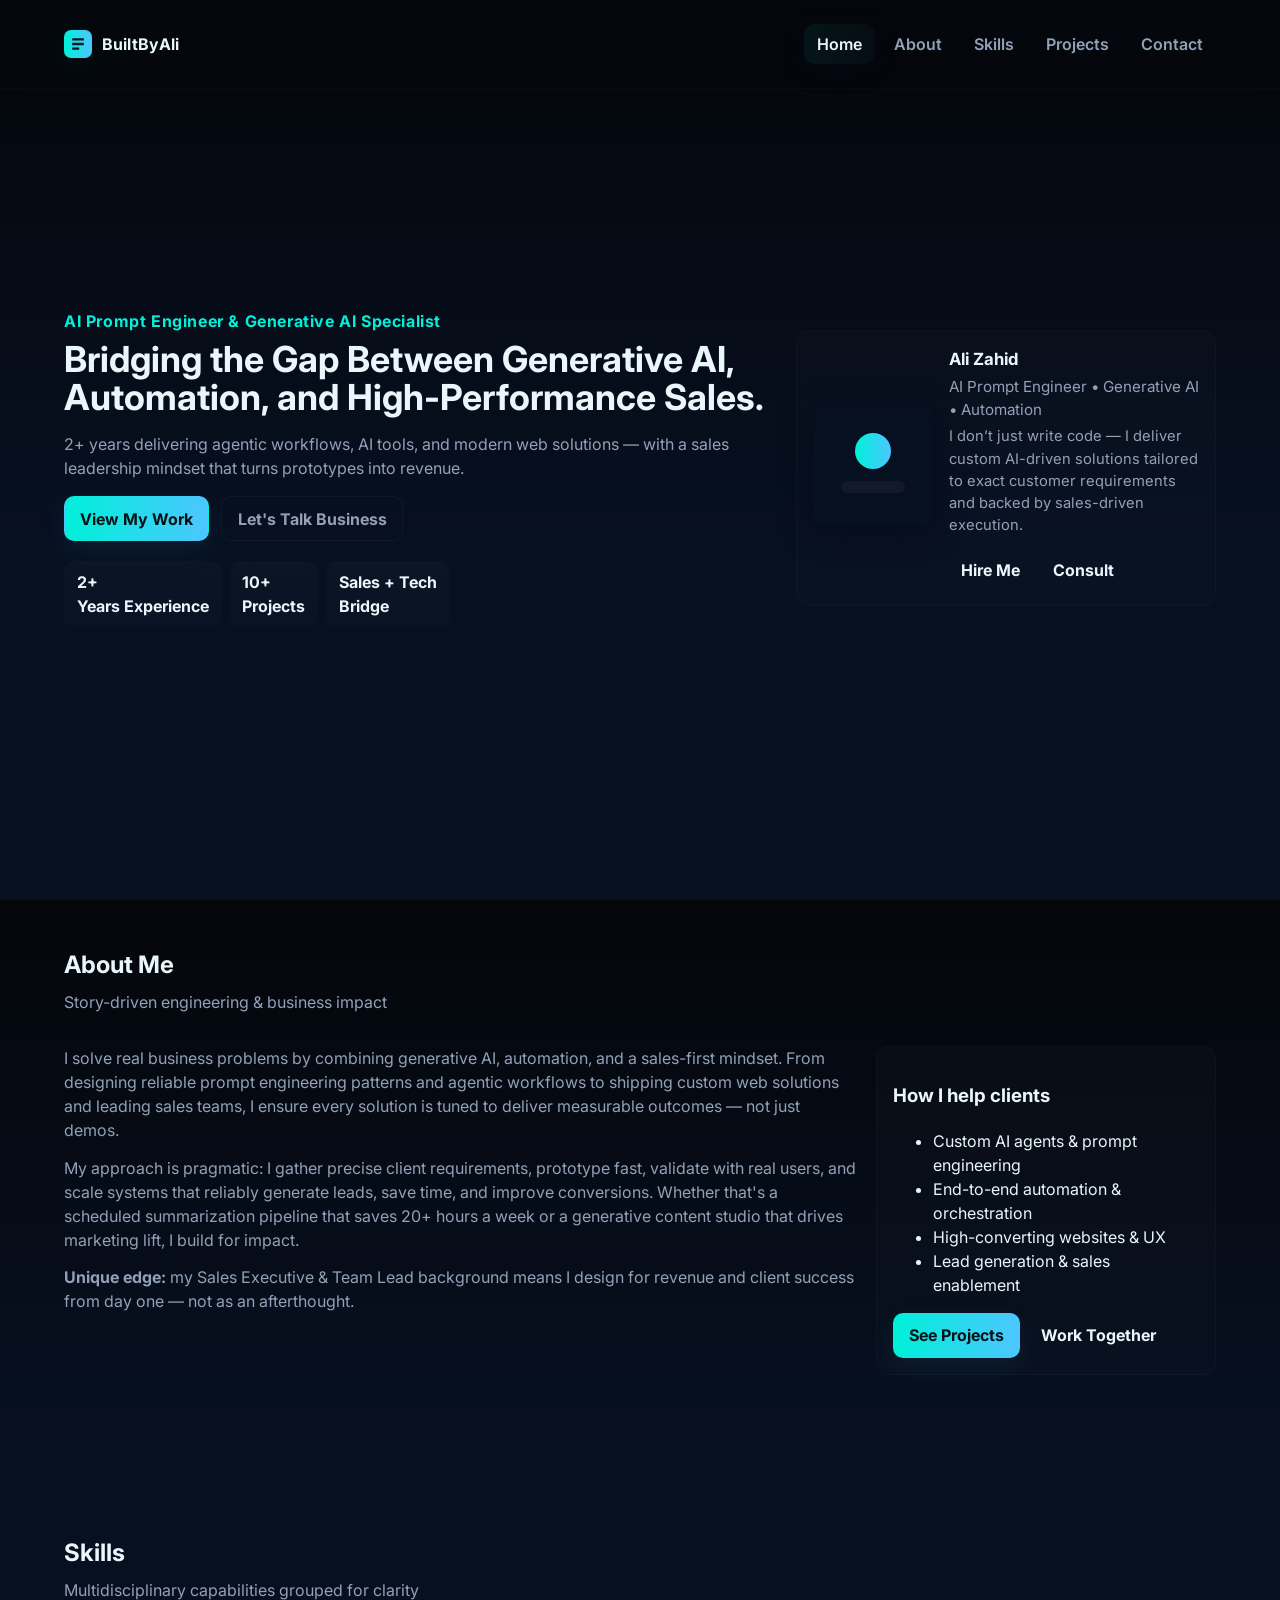
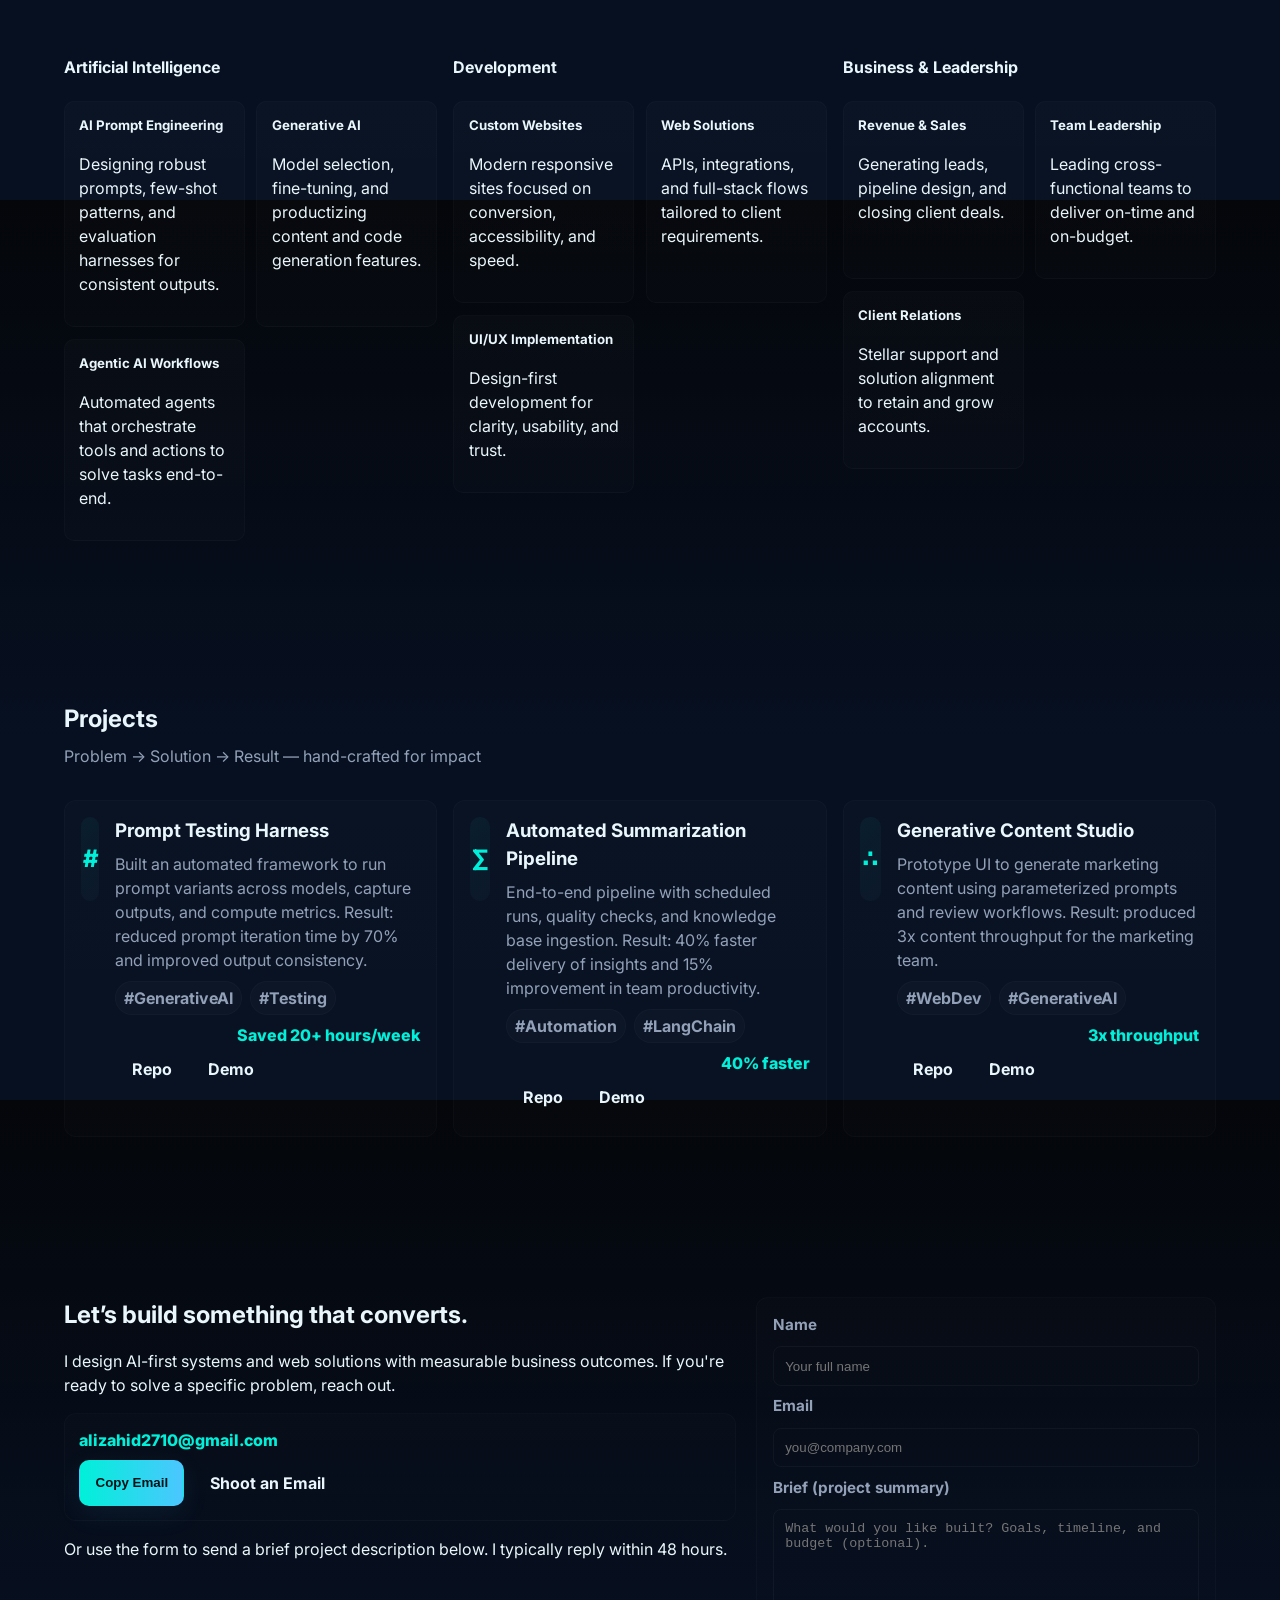
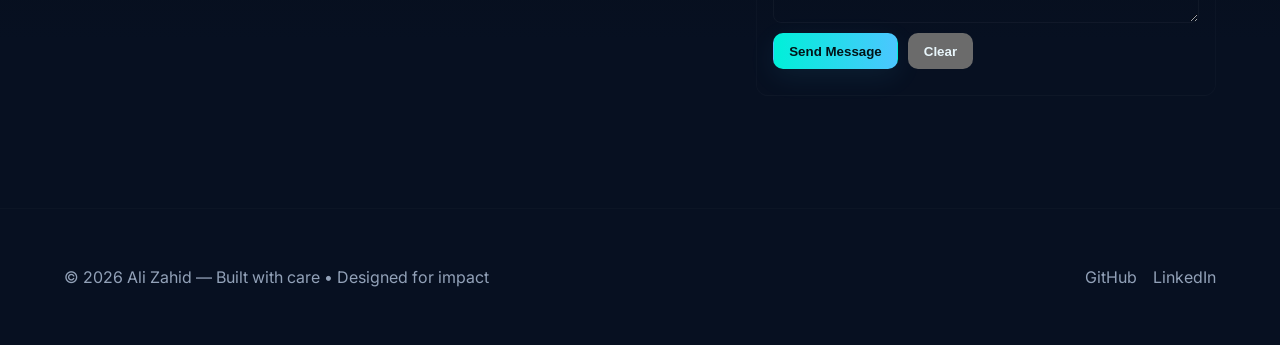
<file: index.html>
<!doctype html>
<html lang="en">
<head>
  <meta charset="utf-8" />
  <meta name="viewport" content="width=device-width,initial-scale=1" />
  <title>Ali Zahid — AI Prompt Engineer & Generative AI Specialist</title>

  <!-- Fonts -->
  <link href="https://fonts.googleapis.com/css2?family=Inter:wght@300;400;600;700;800&display=swap" rel="stylesheet">

  <link rel="stylesheet" href="style.css">
  <meta name="color-scheme" content="dark">

  <style>
    html { scroll-behavior: smooth; }
  </style>
</head>
<body>
  <header class="site-header" role="banner">
    <div class="container header-inner">
      <a class="brand" href="#hero" aria-label="BuiltByAli — go to top">
        <svg width="28" height="28" viewBox="0 0 24 24" aria-hidden="true" focusable="false"><defs><linearGradient id="g" x1="0" x2="1"><stop offset="0" stop-color="#00F0D9"/><stop offset="1" stop-color="#4CC6FF"/></linearGradient></defs><rect width="24" height="24" rx="6" fill="url(#g)"/><path d="M7 7h10v2H7zM7 11h10v2H7zM7 15h6v2H7z" fill="#041018" opacity="0.95"/></svg>
        <span class="brand-text">BuiltByAli</span>
      </a>

      <nav class="nav" aria-label="Primary navigation">
        <button class="nav-toggle" aria-expanded="false" aria-controls="primary-navigation" aria-label="Toggle menu">
          <span class="hamburger"></span>
        </button>

        <ul id="primary-navigation" class="nav-list" role="menubar">
          <li role="none"><a role="menuitem" class="nav-link" href="#hero">Home</a></li>
          <li role="none"><a role="menuitem" class="nav-link" href="#about">About</a></li>
          <li role="none"><a role="menuitem" class="nav-link" href="#skills">Skills</a></li>
          <li role="none"><a role="menuitem" class="nav-link" href="#projects">Projects</a></li>
          <li role="none"><a role="menuitem" class="nav-link" href="#contact">Contact</a></li>
        </ul>
      </nav>
    </div>
  </header>

  <main id="top">
    <!-- HERO -->
    <section id="hero" class="hero section" aria-label="Hero">
      <div class="container hero-grid">
        <div class="hero-copy reveal">
          <p class="eyebrow">AI Prompt Engineer & Generative AI Specialist</p>
          <h1>Bridging the Gap Between Generative AI, Automation, and High-Performance Sales.</h1>
          <p class="lead">2+ years delivering agentic workflows, AI tools, and modern web solutions — with a sales leadership mindset that turns prototypes into revenue.</p>
          <div class="hero-ctas">
            <a class="btn btn-primary" href="#projects">View My Work</a>
            <a class="btn btn-ghost" href="#contact">Let's Talk Business</a>
          </div>

          <ul class="hero-stats" aria-hidden="true">
            <li><strong>2+</strong><span>Years Experience</span></li>
            <li><strong>10+</strong><span>Projects</span></li>
            <li><strong>Sales + Tech</strong><span>Bridge</span></li>
          </ul>
        </div>

        <aside class="hero-card reveal" aria-labelledby="hero-card-title">
          <h2 id="hero-card-title" class="sr-only">Profile summary</h2>
          <div class="profile">
            <div class="profile-avatar" aria-hidden="true">
              <!-- stylized avatar placeholder -->
              <svg viewBox="0 0 120 120" width="120" height="120" aria-hidden="true" focusable="false">
                <defs><linearGradient id="a" x1="0" x2="1"><stop offset="0" stop-color="#00F0D9"/><stop offset="1" stop-color="#4CC6FF"/></linearGradient></defs>
                <rect width="120" height="120" rx="18" fill="#071021"/>
                <circle cx="60" cy="46" r="18" fill="url(#a)"/>
                <rect x="28" y="76" width="64" height="12" rx="6" fill="rgba(255,255,255,0.04)"/>
              </svg>
            </div>
            <div class="profile-body">
              <h3>Ali Zahid</h3>
              <p class="muted">AI Prompt Engineer • Generative AI • Automation</p>
              <p class="small">I don’t just write code — I deliver custom AI-driven solutions tailored to exact customer requirements and backed by sales-driven execution.</p>
              <div class="profile-actions">
                <a class="btn btn-sm" href="mailto:alizahid2710@gmail.com">Hire Me</a>
                <a class="btn btn-sm ghost" href="#contact">Consult</a>
              </div>
            </div>
          </div>
        </aside>
      </div>
    </section>

    <!-- ABOUT -->
    <section id="about" class="section about" aria-label="About Ali Zahid">
      <div class="container reveal">
        <div class="section-header">
          <h2>About Me</h2>
          <p class="sub">Story-driven engineering & business impact</p>
        </div>

        <div class="about-grid">
          <article class="about-text">
            <p>I solve real business problems by combining generative AI, automation, and a sales-first mindset. From designing reliable prompt engineering patterns and agentic workflows to shipping custom web solutions and leading sales teams, I ensure every solution is tuned to deliver measurable outcomes — not just demos.</p>

            <p>My approach is pragmatic: I gather precise client requirements, prototype fast, validate with real users, and scale systems that reliably generate leads, save time, and improve conversions. Whether that's a scheduled summarization pipeline that saves 20+ hours a week or a generative content studio that drives marketing lift, I build for impact.</p>

            <p><strong>Unique edge:</strong> my Sales Executive & Team Lead background means I design for revenue and client success from day one — not as an afterthought.</p>
          </article>

          <aside class="about-quick">
            <h3>How I help clients</h3>
            <ul>
              <li>Custom AI agents & prompt engineering</li>
              <li>End-to-end automation & orchestration</li>
              <li>High-converting websites & UX</li>
              <li>Lead generation & sales enablement</li>
            </ul>

            <div class="cta-block">
              <a class="btn btn-primary" href="#projects">See Projects</a>
              <a class="btn ghost" href="#contact">Work Together</a>
            </div>
          </aside>
        </div>
      </div>
    </section>

    <!-- SKILLS -->
    <section id="skills" class="section skills" aria-label="Skills">
      <div class="container">
        <div class="section-header reveal">
          <h2>Skills</h2>
          <p class="sub">Multidisciplinary capabilities grouped for clarity</p>
        </div>

        <div class="skill-groups reveal">
          <div class="skill-column">
            <h4>Artificial Intelligence</h4>
            <div class="skills-grid">
              <div class="skill-card">
                <h5>AI Prompt Engineering</h5>
                <p>Designing robust prompts, few-shot patterns, and evaluation harnesses for consistent outputs.</p>
              </div>
              <div class="skill-card">
                <h5>Generative AI</h5>
                <p>Model selection, fine-tuning, and productizing content and code generation features.</p>
              </div>
              <div class="skill-card">
                <h5>Agentic AI Workflows</h5>
                <p>Automated agents that orchestrate tools and actions to solve tasks end-to-end.</p>
              </div>
            </div>
          </div>

          <div class="skill-column">
            <h4>Development</h4>
            <div class="skills-grid">
              <div class="skill-card">
                <h5>Custom Websites</h5>
                <p>Modern responsive sites focused on conversion, accessibility, and speed.</p>
              </div>
              <div class="skill-card">
                <h5>Web Solutions</h5>
                <p>APIs, integrations, and full-stack flows tailored to client requirements.</p>
              </div>
              <div class="skill-card">
                <h5>UI/UX Implementation</h5>
                <p>Design-first development for clarity, usability, and trust.</p>
              </div>
            </div>
          </div>

          <div class="skill-column">
            <h4>Business & Leadership</h4>
            <div class="skills-grid">
              <div class="skill-card">
                <h5>Revenue & Sales</h5>
                <p>Generating leads, pipeline design, and closing client deals.</p>
              </div>
              <div class="skill-card">
                <h5>Team Leadership</h5>
                <p>Leading cross-functional teams to deliver on-time and on-budget.</p>
              </div>
              <div class="skill-card">
                <h5>Client Relations</h5>
                <p>Stellar support and solution alignment to retain and grow accounts.</p>
              </div>
            </div>
          </div>
        </div>
      </div>
    </section>

    <!-- PROJECTS -->
    <section id="projects" class="section projects" aria-label="Selected Projects">
      <div class="container">
        <div class="section-header reveal">
          <h2>Projects</h2>
          <p class="sub">Problem → Solution → Result — hand-crafted for impact</p>
        </div>

        <div class="projects-grid reveal" role="list">
          <!-- Project 1 -->
          <article class="project-card" role="listitem">
            <div class="project-media" aria-hidden="true">
              <div class="placeholder">#</div>
            </div>
            <div class="project-body">
              <h3>Prompt Testing Harness</h3>
              <p class="project-desc">Built an automated framework to run prompt variants across models, capture outputs, and compute metrics. Result: reduced prompt iteration time by 70% and improved output consistency.</p>
              <div class="project-meta">
                <span class="tag">#GenerativeAI</span>
                <span class="tag">#Testing</span>
                <span class="result">Saved 20+ hours/week</span>
              </div>
              <div class="project-actions">
                <a class="btn ghost" href="#" aria-label="Repository (placeholder)">Repo</a>
                <a class="btn" href="#" aria-label="Demo (placeholder)">Demo</a>
              </div>
            </div>
          </article>

          <!-- Project 2 -->
          <article class="project-card" role="listitem">
            <div class="project-media" aria-hidden="true">
              <div class="placeholder">∑</div>
            </div>
            <div class="project-body">
              <h3>Automated Summarization Pipeline</h3>
              <p class="project-desc">End-to-end pipeline with scheduled runs, quality checks, and knowledge base ingestion. Result: 40% faster delivery of insights and 15% improvement in team productivity.</p>
              <div class="project-meta">
                <span class="tag">#Automation</span>
                <span class="tag">#LangChain</span>
                <span class="result">40% faster</span>
              </div>
              <div class="project-actions">
                <a class="btn ghost" href="#">Repo</a>
                <a class="btn" href="#">Demo</a>
              </div>
            </div>
          </article>

          <!-- Project 3 -->
          <article class="project-card" role="listitem">
            <div class="project-media" aria-hidden="true">
              <div class="placeholder">∴</div>
            </div>
            <div class="project-body">
              <h3>Generative Content Studio</h3>
              <p class="project-desc">Prototype UI to generate marketing content using parameterized prompts and review workflows. Result: produced 3x content throughput for the marketing team.</p>
              <div class="project-meta">
                <span class="tag">#WebDev</span>
                <span class="tag">#GenerativeAI</span>
                <span class="result">3x throughput</span>
              </div>
              <div class="project-actions">
                <a class="btn ghost" href="#">Repo</a>
                <a class="btn" href="#">Demo</a>
              </div>
            </div>
          </article>
        </div>
      </div>
    </section>

    <!-- CONTACT -->
    <section id="contact" class="section contact" aria-label="Contact">
      <div class="container reveal">
        <div class="contact-grid">
          <div class="contact-left">
            <h2>Let’s build something that converts.</h2>
            <p class="muted">I design AI-first systems and web solutions with measurable business outcomes. If you're ready to solve a specific problem, reach out.</p>

            <div class="contact-card">
              <p class="contact-email">alizahid2710@gmail.com</p>
              <div class="contact-actions">
                <button id="copy-email" class="btn btn-primary" aria-label="Copy email to clipboard">Copy Email</button>
                <a class="btn ghost" id="mailto-link" href="mailto:alizahid2710@gmail.com?subject=Project%20Inquiry">Shoot an Email</a>
              </div>
            </div>

            <p class="small muted">Or use the form to send a brief project description below. I typically reply within 48 hours.</p>
          </div>

          <form id="contact-form" class="contact-form" novalidate>
            <label for="c-name">Name</label>
            <input id="c-name" name="name" type="text" placeholder="Your full name" required>

            <label for="c-email">Email</label>
            <input id="c-email" name="email" type="email" placeholder="you@company.com" required>

            <label for="c-message">Brief (project summary)</label>
            <textarea id="c-message" name="message" rows="6" placeholder="What would you like built? Goals, timeline, and budget (optional)." required></textarea>

            <div class="form-row">
              <button type="submit" class="btn btn-primary">Send Message</button>
              <button type="button" id="contact-clear" class="btn ghost">Clear</button>
            </div>

            <div id="form-status" role="status" aria-live="polite"></div>
          </form>
        </div>
      </div>
    </section>
  </main>

  <footer class="site-footer" role="contentinfo">
    <div class="container footer-inner">
      <p class="muted">© <span id="year"></span> Ali Zahid — Built with care • Designed for impact</p>
      <nav class="social" aria-label="Social links">
        <a href="#" target="_blank" rel="noopener noreferrer" aria-label="GitHub">GitHub</a>
        <a href="#" target="_blank" rel="noopener noreferrer" aria-label="LinkedIn">LinkedIn</a>
      </nav>
    </div>
  </footer>

  <script src="script.js" defer></script>
</body>
</html>
</file>
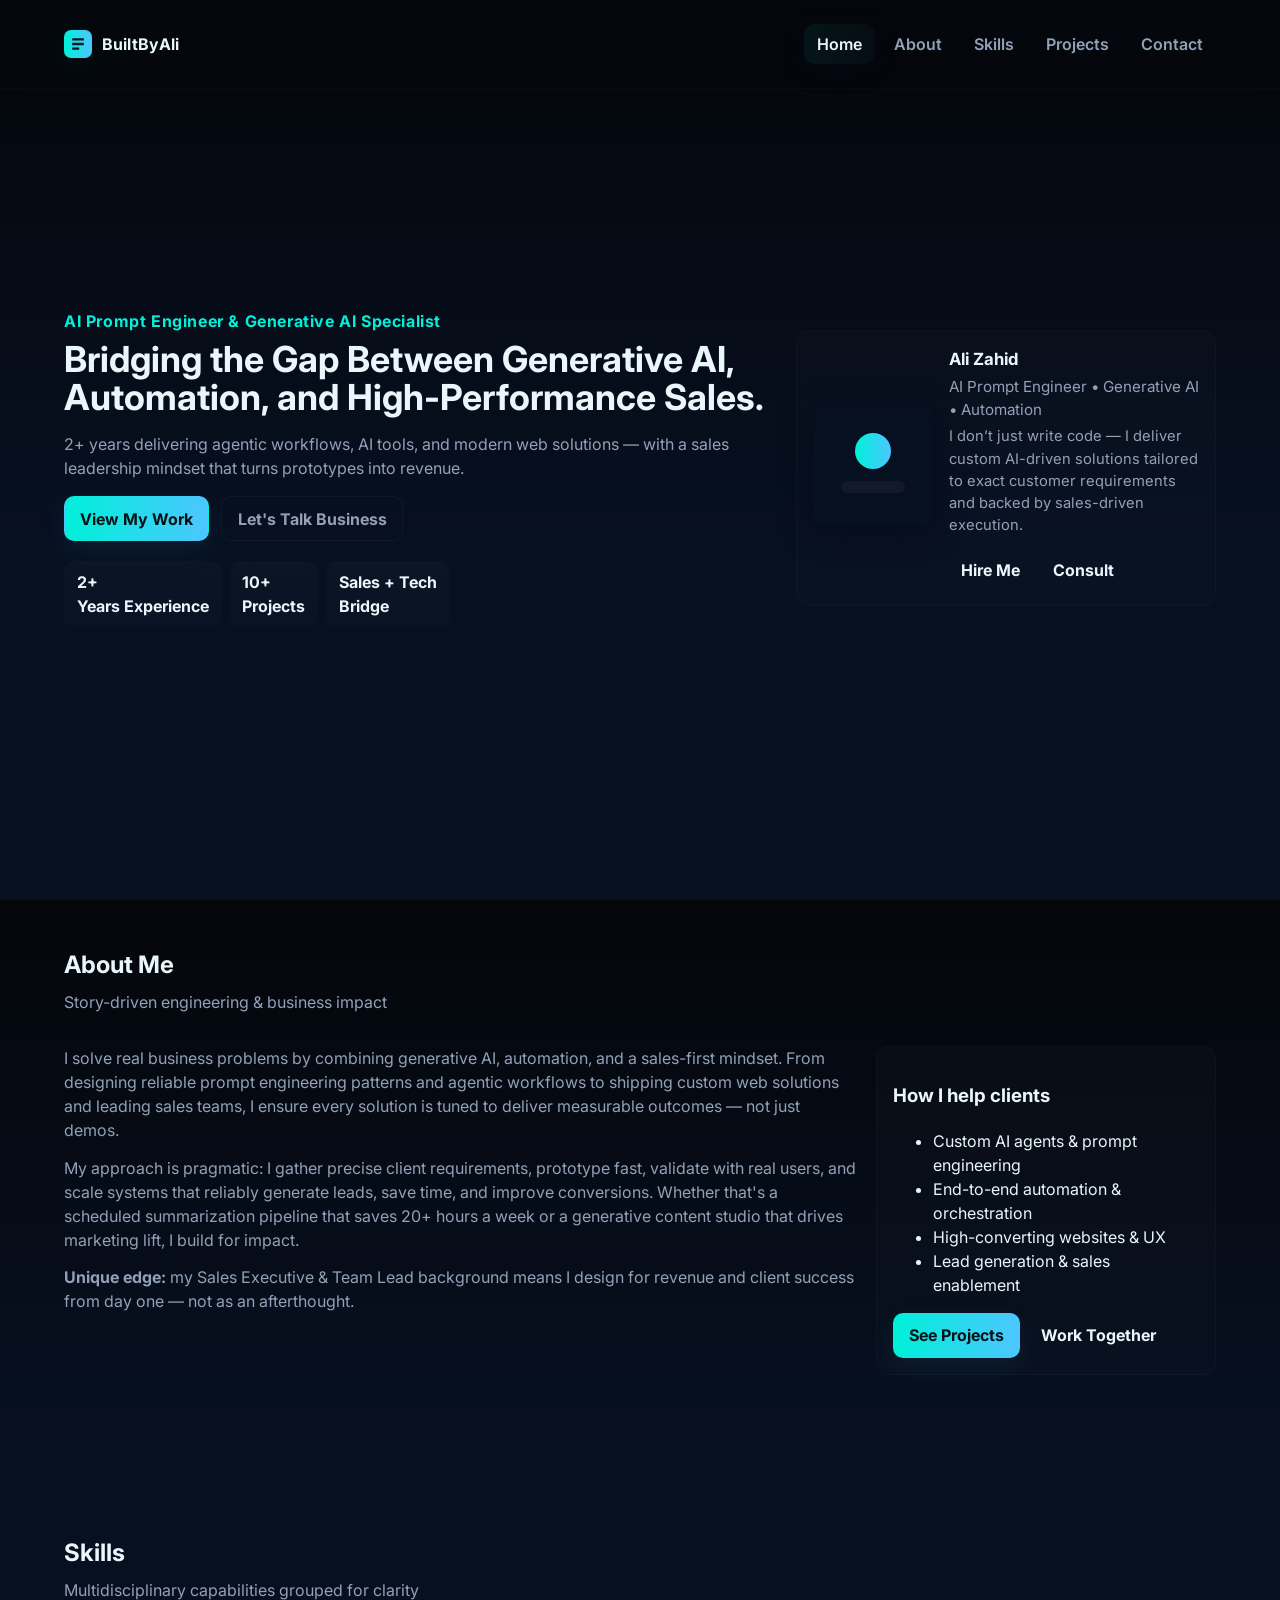
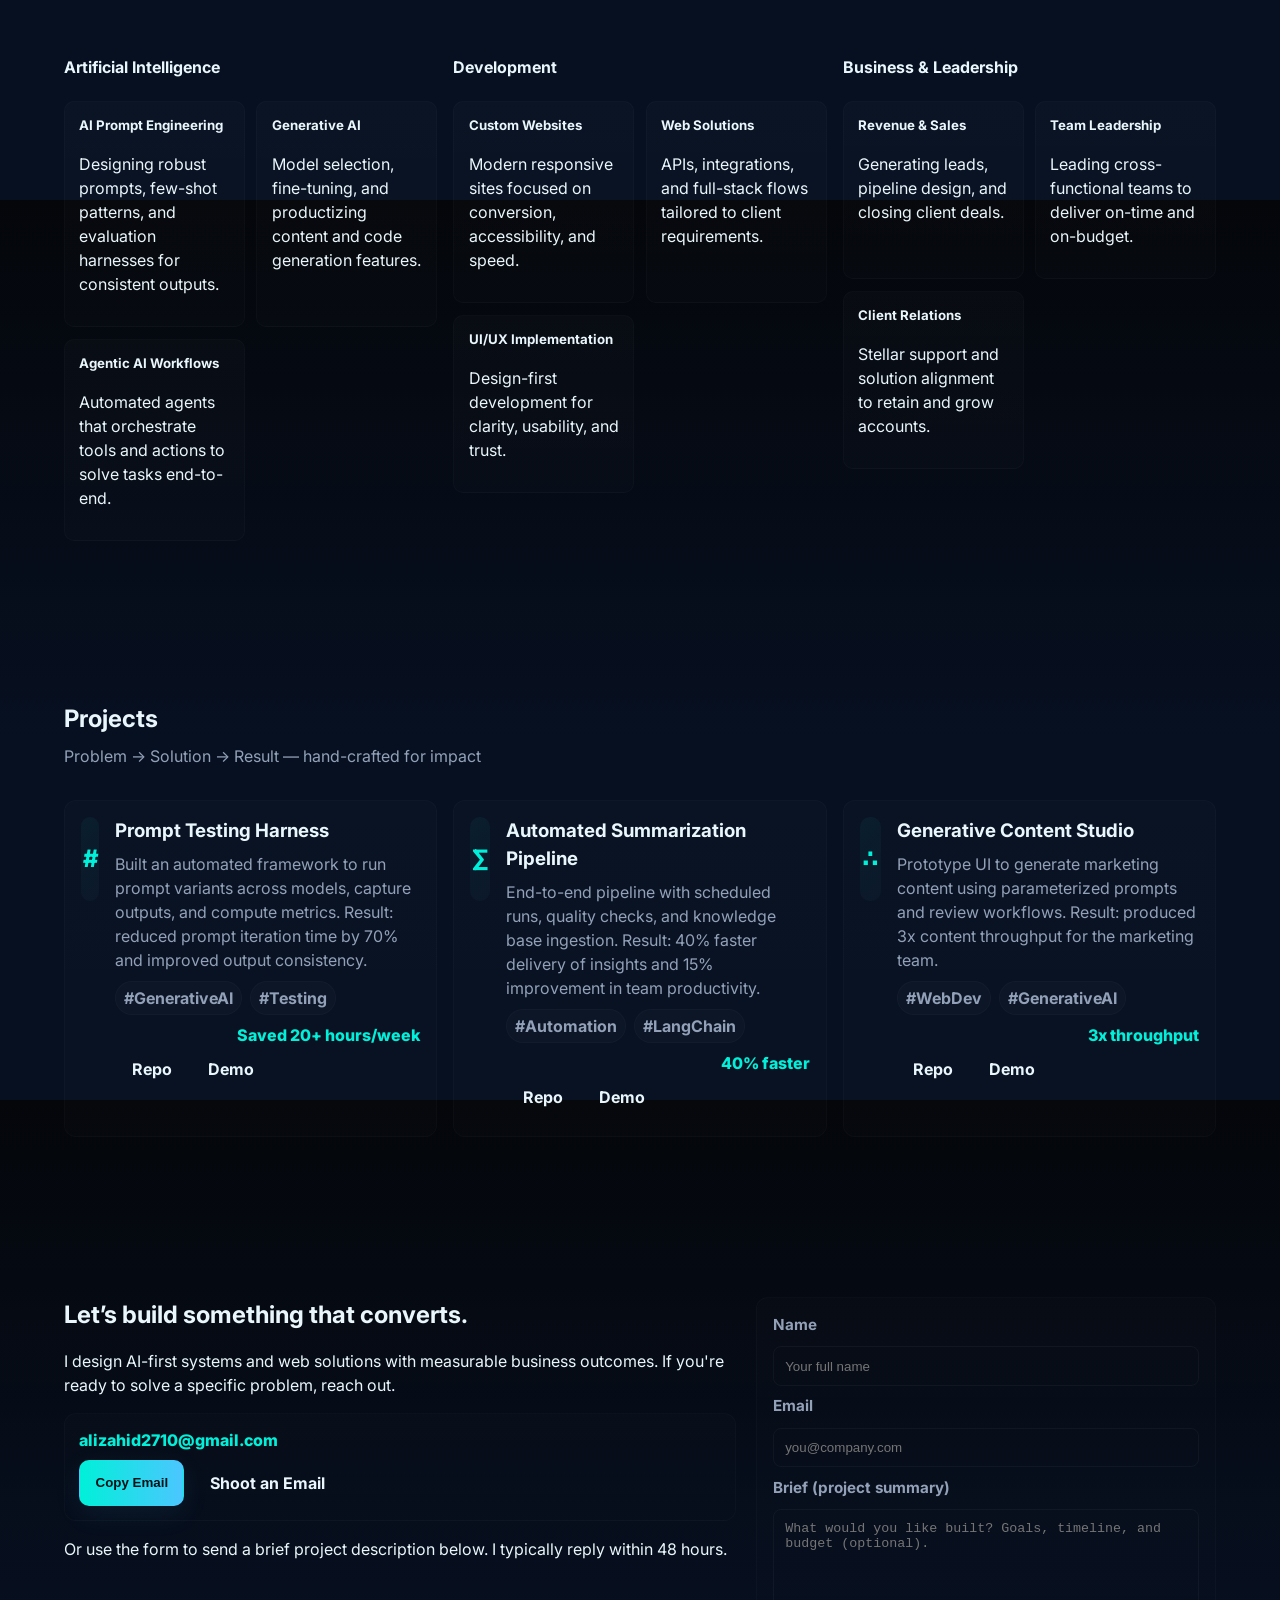
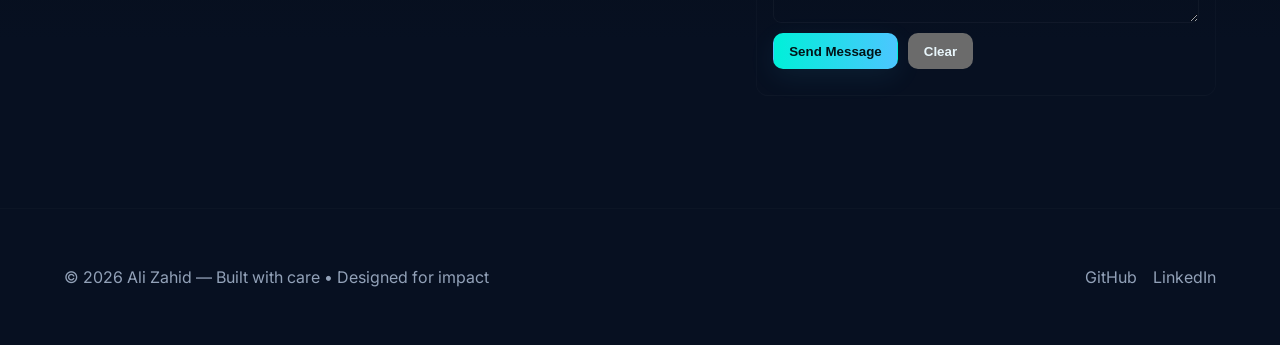
<file: index_Version3.html>
<!doctype html>
<html lang="en">
<head>
  <meta charset="utf-8" />
  <meta name="viewport" content="width=device-width,initial-scale=1" />
  <title>Ali Zahid — AI Prompt Engineer & Generative AI Specialist</title>

  <!-- Fonts -->
  <link href="https://fonts.googleapis.com/css2?family=Inter:wght@300;400;600;700;800&display=swap" rel="stylesheet">

  <link rel="stylesheet" href="style.css">
  <meta name="color-scheme" content="dark">

  <style>
    html { scroll-behavior: smooth; }
  </style>
</head>
<body>
  <header class="site-header" role="banner">
    <div class="container header-inner">
      <a class="brand" href="#hero" aria-label="BuiltByAli — go to top">
        <svg width="28" height="28" viewBox="0 0 24 24" aria-hidden="true" focusable="false"><defs><linearGradient id="g" x1="0" x2="1"><stop offset="0" stop-color="#00F0D9"/><stop offset="1" stop-color="#4CC6FF"/></linearGradient></defs><rect width="24" height="24" rx="6" fill="url(#g)"/><path d="M7 7h10v2H7zM7 11h10v2H7zM7 15h6v2H7z" fill="#041018" opacity="0.95"/></svg>
        <span class="brand-text">BuiltByAli</span>
      </a>

      <nav class="nav" aria-label="Primary navigation">
        <button class="nav-toggle" aria-expanded="false" aria-controls="primary-navigation" aria-label="Toggle menu">
          <span class="hamburger"></span>
        </button>

        <ul id="primary-navigation" class="nav-list" role="menubar">
          <li role="none"><a role="menuitem" class="nav-link" href="#hero">Home</a></li>
          <li role="none"><a role="menuitem" class="nav-link" href="#about">About</a></li>
          <li role="none"><a role="menuitem" class="nav-link" href="#skills">Skills</a></li>
          <li role="none"><a role="menuitem" class="nav-link" href="#projects">Projects</a></li>
          <li role="none"><a role="menuitem" class="nav-link" href="#contact">Contact</a></li>
        </ul>
      </nav>
    </div>
  </header>

  <main id="top">
    <!-- HERO -->
    <section id="hero" class="hero section" aria-label="Hero">
      <div class="container hero-grid">
        <div class="hero-copy reveal">
          <p class="eyebrow">AI Prompt Engineer & Generative AI Specialist</p>
          <h1>Bridging the Gap Between Generative AI, Automation, and High-Performance Sales.</h1>
          <p class="lead">2+ years delivering agentic workflows, AI tools, and modern web solutions — with a sales leadership mindset that turns prototypes into revenue.</p>
          <div class="hero-ctas">
            <a class="btn btn-primary" href="#projects">View My Work</a>
            <a class="btn btn-ghost" href="#contact">Let's Talk Business</a>
          </div>

          <ul class="hero-stats" aria-hidden="true">
            <li><strong>2+</strong><span>Years Experience</span></li>
            <li><strong>10+</strong><span>Projects</span></li>
            <li><strong>Sales + Tech</strong><span>Bridge</span></li>
          </ul>
        </div>

        <aside class="hero-card reveal" aria-labelledby="hero-card-title">
          <h2 id="hero-card-title" class="sr-only">Profile summary</h2>
          <div class="profile">
            <div class="profile-avatar" aria-hidden="true">
              <!-- stylized avatar placeholder -->
              <svg viewBox="0 0 120 120" width="120" height="120" aria-hidden="true" focusable="false">
                <defs><linearGradient id="a" x1="0" x2="1"><stop offset="0" stop-color="#00F0D9"/><stop offset="1" stop-color="#4CC6FF"/></linearGradient></defs>
                <rect width="120" height="120" rx="18" fill="#071021"/>
                <circle cx="60" cy="46" r="18" fill="url(#a)"/>
                <rect x="28" y="76" width="64" height="12" rx="6" fill="rgba(255,255,255,0.04)"/>
              </svg>
            </div>
            <div class="profile-body">
              <h3>Ali Zahid</h3>
              <p class="muted">AI Prompt Engineer • Generative AI • Automation</p>
              <p class="small">I don’t just write code — I deliver custom AI-driven solutions tailored to exact customer requirements and backed by sales-driven execution.</p>
              <div class="profile-actions">
                <a class="btn btn-sm" href="mailto:alizahid2710@gmail.com">Hire Me</a>
                <a class="btn btn-sm ghost" href="#contact">Consult</a>
              </div>
            </div>
          </div>
        </aside>
      </div>
    </section>

    <!-- ABOUT -->
    <section id="about" class="section about" aria-label="About Ali Zahid">
      <div class="container reveal">
        <div class="section-header">
          <h2>About Me</h2>
          <p class="sub">Story-driven engineering & business impact</p>
        </div>

        <div class="about-grid">
          <article class="about-text">
            <p>I solve real business problems by combining generative AI, automation, and a sales-first mindset. From designing reliable prompt engineering patterns and agentic workflows to shipping custom web solutions and leading sales teams, I ensure every solution is tuned to deliver measurable outcomes — not just demos.</p>

            <p>My approach is pragmatic: I gather precise client requirements, prototype fast, validate with real users, and scale systems that reliably generate leads, save time, and improve conversions. Whether that's a scheduled summarization pipeline that saves 20+ hours a week or a generative content studio that drives marketing lift, I build for impact.</p>

            <p><strong>Unique edge:</strong> my Sales Executive & Team Lead background means I design for revenue and client success from day one — not as an afterthought.</p>
          </article>

          <aside class="about-quick">
            <h3>How I help clients</h3>
            <ul>
              <li>Custom AI agents & prompt engineering</li>
              <li>End-to-end automation & orchestration</li>
              <li>High-converting websites & UX</li>
              <li>Lead generation & sales enablement</li>
            </ul>

            <div class="cta-block">
              <a class="btn btn-primary" href="#projects">See Projects</a>
              <a class="btn ghost" href="#contact">Work Together</a>
            </div>
          </aside>
        </div>
      </div>
    </section>

    <!-- SKILLS -->
    <section id="skills" class="section skills" aria-label="Skills">
      <div class="container">
        <div class="section-header reveal">
          <h2>Skills</h2>
          <p class="sub">Multidisciplinary capabilities grouped for clarity</p>
        </div>

        <div class="skill-groups reveal">
          <div class="skill-column">
            <h4>Artificial Intelligence</h4>
            <div class="skills-grid">
              <div class="skill-card">
                <h5>AI Prompt Engineering</h5>
                <p>Designing robust prompts, few-shot patterns, and evaluation harnesses for consistent outputs.</p>
              </div>
              <div class="skill-card">
                <h5>Generative AI</h5>
                <p>Model selection, fine-tuning, and productizing content and code generation features.</p>
              </div>
              <div class="skill-card">
                <h5>Agentic AI Workflows</h5>
                <p>Automated agents that orchestrate tools and actions to solve tasks end-to-end.</p>
              </div>
            </div>
          </div>

          <div class="skill-column">
            <h4>Development</h4>
            <div class="skills-grid">
              <div class="skill-card">
                <h5>Custom Websites</h5>
                <p>Modern responsive sites focused on conversion, accessibility, and speed.</p>
              </div>
              <div class="skill-card">
                <h5>Web Solutions</h5>
                <p>APIs, integrations, and full-stack flows tailored to client requirements.</p>
              </div>
              <div class="skill-card">
                <h5>UI/UX Implementation</h5>
                <p>Design-first development for clarity, usability, and trust.</p>
              </div>
            </div>
          </div>

          <div class="skill-column">
            <h4>Business & Leadership</h4>
            <div class="skills-grid">
              <div class="skill-card">
                <h5>Revenue & Sales</h5>
                <p>Generating leads, pipeline design, and closing client deals.</p>
              </div>
              <div class="skill-card">
                <h5>Team Leadership</h5>
                <p>Leading cross-functional teams to deliver on-time and on-budget.</p>
              </div>
              <div class="skill-card">
                <h5>Client Relations</h5>
                <p>Stellar support and solution alignment to retain and grow accounts.</p>
              </div>
            </div>
          </div>
        </div>
      </div>
    </section>

    <!-- PROJECTS -->
    <section id="projects" class="section projects" aria-label="Selected Projects">
      <div class="container">
        <div class="section-header reveal">
          <h2>Projects</h2>
          <p class="sub">Problem → Solution → Result — hand-crafted for impact</p>
        </div>

        <div class="projects-grid reveal" role="list">
          <!-- Project 1 -->
          <article class="project-card" role="listitem">
            <div class="project-media" aria-hidden="true">
              <div class="placeholder">#</div>
            </div>
            <div class="project-body">
              <h3>Prompt Testing Harness</h3>
              <p class="project-desc">Built an automated framework to run prompt variants across models, capture outputs, and compute metrics. Result: reduced prompt iteration time by 70% and improved output consistency.</p>
              <div class="project-meta">
                <span class="tag">#GenerativeAI</span>
                <span class="tag">#Testing</span>
                <span class="result">Saved 20+ hours/week</span>
              </div>
              <div class="project-actions">
                <a class="btn ghost" href="#" aria-label="Repository (placeholder)">Repo</a>
                <a class="btn" href="#" aria-label="Demo (placeholder)">Demo</a>
              </div>
            </div>
          </article>

          <!-- Project 2 -->
          <article class="project-card" role="listitem">
            <div class="project-media" aria-hidden="true">
              <div class="placeholder">∑</div>
            </div>
            <div class="project-body">
              <h3>Automated Summarization Pipeline</h3>
              <p class="project-desc">End-to-end pipeline with scheduled runs, quality checks, and knowledge base ingestion. Result: 40% faster delivery of insights and 15% improvement in team productivity.</p>
              <div class="project-meta">
                <span class="tag">#Automation</span>
                <span class="tag">#LangChain</span>
                <span class="result">40% faster</span>
              </div>
              <div class="project-actions">
                <a class="btn ghost" href="#">Repo</a>
                <a class="btn" href="#">Demo</a>
              </div>
            </div>
          </article>

          <!-- Project 3 -->
          <article class="project-card" role="listitem">
            <div class="project-media" aria-hidden="true">
              <div class="placeholder">∴</div>
            </div>
            <div class="project-body">
              <h3>Generative Content Studio</h3>
              <p class="project-desc">Prototype UI to generate marketing content using parameterized prompts and review workflows. Result: produced 3x content throughput for the marketing team.</p>
              <div class="project-meta">
                <span class="tag">#WebDev</span>
                <span class="tag">#GenerativeAI</span>
                <span class="result">3x throughput</span>
              </div>
              <div class="project-actions">
                <a class="btn ghost" href="#">Repo</a>
                <a class="btn" href="#">Demo</a>
              </div>
            </div>
          </article>
        </div>
      </div>
    </section>

    <!-- CONTACT -->
    <section id="contact" class="section contact" aria-label="Contact">
      <div class="container reveal">
        <div class="contact-grid">
          <div class="contact-left">
            <h2>Let’s build something that converts.</h2>
            <p class="muted">I design AI-first systems and web solutions with measurable business outcomes. If you're ready to solve a specific problem, reach out.</p>

            <div class="contact-card">
              <p class="contact-email">alizahid2710@gmail.com</p>
              <div class="contact-actions">
                <button id="copy-email" class="btn btn-primary" aria-label="Copy email to clipboard">Copy Email</button>
                <a class="btn ghost" id="mailto-link" href="mailto:alizahid2710@gmail.com?subject=Project%20Inquiry">Shoot an Email</a>
              </div>
            </div>

            <p class="small muted">Or use the form to send a brief project description below. I typically reply within 48 hours.</p>
          </div>

          <form id="contact-form" class="contact-form" novalidate>
            <label for="c-name">Name</label>
            <input id="c-name" name="name" type="text" placeholder="Your full name" required>

            <label for="c-email">Email</label>
            <input id="c-email" name="email" type="email" placeholder="you@company.com" required>

            <label for="c-message">Brief (project summary)</label>
            <textarea id="c-message" name="message" rows="6" placeholder="What would you like built? Goals, timeline, and budget (optional)." required></textarea>

            <div class="form-row">
              <button type="submit" class="btn btn-primary">Send Message</button>
              <button type="button" id="contact-clear" class="btn ghost">Clear</button>
            </div>

            <div id="form-status" role="status" aria-live="polite"></div>
          </form>
        </div>
      </div>
    </section>
  </main>

  <footer class="site-footer" role="contentinfo">
    <div class="container footer-inner">
      <p class="muted">© <span id="year"></span> Ali Zahid — Built with care • Designed for impact</p>
      <nav class="social" aria-label="Social links">
        <a href="#" target="_blank" rel="noopener noreferrer" aria-label="GitHub">GitHub</a>
        <a href="#" target="_blank" rel="noopener noreferrer" aria-label="LinkedIn">LinkedIn</a>
      </nav>
    </div>
  </footer>

  <script src="script.js" defer></script>
</body>
</html>
</file>
<file: style.css>
:root{
  --bg: #06070a;
  --bg-2: linear-gradient(180deg,#04060a 0%, #071021 60%);
  --surface: rgba(255,255,255,0.03);
  --glass: rgba(255,255,255,0.04);
  --muted: #92a1b8;
  --text: #e9f6fb;
  --accent-teal: #00f0d9;
  --accent-blue: #4CC6FF;
  --accent-2: linear-gradient(90deg, var(--accent-teal), var(--accent-blue));
  --radius: 14px;
  --max-w: 1200px;
  --gap: 1.25rem;
  --ease: cubic-bezier(.2,.9,.3,1);
  --glass-border: rgba(255,255,255,0.06);
  --shadow: 0 8px 30px rgba(2,6,23,0.6);
  --nav-height: 72px;
  font-family: 'Inter', system-ui, -apple-system, 'Segoe UI', Roboto, 'Helvetica Neue', Arial;
}

/* Reset basics */
* { box-sizing: border-box; }
html,body { height: 100%; }
body {
  margin:0;
  color:var(--text);
  background: var(--bg-2);
  -webkit-font-smoothing:antialiased;
  -moz-osx-font-smoothing:grayscale;
  line-height:1.5;
  font-size:16px;
}

/* Layout helpers */
.container{max-width:var(--max-w);margin:0 auto;padding:1.5rem}
.section{padding:3.5rem 0}
.header-inner, .footer-inner{display:flex;align-items:center;justify-content:space-between;gap:1rem}

/* Accessible utilities */
.sr-only{position:absolute !important;height:1px;width:1px;overflow:hidden;clip:rect(1px,1px,1px,1px);white-space:nowrap;clip-path:inset(50%);border:0;padding:0;margin:-1px}

/* NAV */
.site-header{
  position:sticky;top:0;z-index:90;
  background: linear-gradient(180deg, rgba(6,8,12,0.6), rgba(6,8,12,0.25));
  backdrop-filter: blur(10px) saturate(120%);
  border-bottom:1px solid rgba(255,255,255,0.02);
}
.brand{display:flex;align-items:center;gap:0.6rem;text-decoration:none;color:var(--text);font-weight:700}
.brand svg { filter: drop-shadow(0 4px 18px rgba(0,240,217,0.06)); }
.brand-text { letter-spacing:0.3px; font-weight:700; color:var(--text) }

.nav { display:flex; align-items:center; gap:0.5rem; }

/* Mobile toggle */
.nav-toggle{display:none;background:transparent;border:0;padding:0.45rem;border-radius:9px;cursor:pointer}
.hamburger{display:block;width:22px;height:2px;background:var(--muted);position:relative;transition:transform 220ms var(--ease)}
.hamburger::before,.hamburger::after{content:"";position:absolute;left:0;width:22px;height:2px;background:var(--muted);transition:transform 220ms var(--ease)}
.hamburger::before{top:-7px} .hamburger::after{top:7px}

/* Nav links */
.nav-list{display:flex;gap:0.4rem;list-style:none;margin:0;padding:0}
.nav-list a{display:inline-flex;align-items:center;gap:0.5rem;padding:0.5rem 0.8rem;border-radius:10px;color:var(--muted);text-decoration:none;font-weight:600;transition:all 200ms var(--ease)}
.nav-list a:hover, .nav-list a.active{color:var(--text);background:linear-gradient(90deg, rgba(0,240,217,0.06), rgba(76,198,255,0.03));box-shadow:0 6px 22px rgba(7,12,20,0.45)}

/* HERO */
.hero-grid{display:grid;grid-template-columns:1fr 420px;gap:2rem;align-items:center;min-height:74vh;padding-top:0.25rem}
.hero-copy .eyebrow{color:var(--accent-teal);font-weight:700;letter-spacing:0.6px;margin-bottom:0.5rem}
.hero-copy h1{font-size:clamp(1.6rem,2.8vw,2.4rem);margin:0 0 0.65rem;line-height:1.05}
.lead{color:var(--muted);margin-bottom:1rem}
.hero-ctas{display:flex;gap:0.75rem;margin-bottom:1.25rem}
.btn{display:inline-flex;align-items:center;gap:0.5rem;padding:0.6rem 0.95rem;border-radius:10px;border:1px solid transparent;text-decoration:none;color:var(--text);cursor:pointer;font-weight:700;transition:transform 180ms var(--ease), box-shadow 180ms var(--ease)}
.btn:active{transform:translateY(1px)}
.btn-primary{background:var(--accent-2);color:#021317;box-shadow:0 8px 28px rgba(76,198,255,0.08)}
.btn-ghost{background:transparent;border:1px solid rgba(255,255,255,0.04);color:var(--muted)}

/* Stats */
.hero-stats{display:flex;gap:0.5rem;margin-top:1rem;list-style:none;padding:0}
.hero-stats li{background:linear-gradient(180deg, rgba(255,255,255,0.02), rgba(255,255,255,0.01));padding:0.55rem 0.8rem;border-radius:10px;font-weight:700;color:var(--text);display:flex;flex-direction:column;align-items:flex-start}

/* Hero card/profile */
.hero-card .profile{background:linear-gradient(180deg, rgba(255,255,255,0.015), rgba(255,255,255,0.01));padding:1rem;border-radius:14px;border:1px solid rgba(255,255,255,0.02)}
.profile { display:flex; gap:1rem; align-items:center }
.profile-avatar svg { border-radius:12px; box-shadow:var(--shadow) }
.profile h3{margin:0;font-size:1.05rem}
.profile .muted{color:var(--muted);margin:0.25rem 0;font-size:0.95rem}
.profile .small{color:var(--muted);font-size:0.92rem;margin-top:0.25rem}
.profile-actions{display:flex;gap:0.5rem;margin-top:0.75rem}
.btn-sm{padding:0.4rem 0.7rem;font-weight:700}

/* ABOUT */
.section-header{display:flex;flex-direction:column;gap:0.2rem;margin-bottom:1rem}
.section-header h2{margin:0}
.section-header .sub{color:var(--muted);margin-top:0.25rem}
.about-grid{display:grid;grid-template-columns:1fr 340px;gap:1.25rem;align-items:start}
.about-text p{color:var(--muted);margin:0 0 0.85rem}
.about-quick{background:linear-gradient(180deg, rgba(255,255,255,0.02), rgba(255,255,255,0.01));padding:1rem;border-radius:12px;border:1px solid rgba(255,255,255,0.02)}

/* SKILLS */
.skill-groups{display:flex;gap:1rem;align-items:flex-start}
.skill-column{flex:1}
.skills-grid{display:grid;grid-template-columns:1fr 1fr;gap:0.7rem;margin-top:0.7rem}
.skill-card{background:linear-gradient(180deg, rgba(255,255,255,0.02), rgba(255,255,255,0.01));padding:0.9rem;border-radius:10px;border:1px solid rgba(255,255,255,0.02);transition:transform 260ms var(--ease), box-shadow 260ms var(--ease)}
.skill-card:hover{transform:translateY(-6px);box-shadow:0 12px 40px rgba(6,10,16,0.6);border-color:rgba(76,198,255,0.12)}
.skill-card h5{margin:0 0 0.35rem}

/* PROJECTS */
.projects-grid{display:grid;grid-template-columns:repeat(3,1fr);gap:1rem;margin-top:1rem}
.project-card{display:flex;gap:1rem;padding:1rem;border-radius:12px;background:linear-gradient(180deg, rgba(255,255,255,0.015), rgba(255,255,255,0.01));border:1px solid rgba(255,255,255,0.02);transition:transform 260ms var(--ease)}
.project-card:hover{transform:translateY(-8px);box-shadow:0 18px 48px rgba(7,12,20,0.55)}
.project-media{width:84px;height:84px;border-radius:10px;background:linear-gradient(135deg, rgba(0,240,217,0.05), rgba(76,198,255,0.03));display:flex;align-items:center;justify-content:center;font-size:1.5rem;color:var(--accent-teal);font-weight:800}
.project-body h3{margin:0 0 0.4rem}
.project-desc{color:var(--muted);margin:0 0 0.55rem}
.project-meta{display:flex;gap:0.5rem;flex-wrap:wrap;align-items:center}
.tag{background:rgba(255,255,255,0.02);padding:0.25rem 0.5rem;border-radius:999px;color:var(--muted);font-weight:700;border:1px solid rgba(255,255,255,0.02)}
.result{margin-left:auto;color:var(--accent-teal);font-weight:800}

/* CONTACT */
.contact-grid{display:grid;grid-template-columns:1fr 460px;gap:1.25rem;align-items:start}
.contact-left h2{margin:0 0 0.5rem}
.contact-card{margin:1rem 0;padding:0.9rem;border-radius:12px;background:linear-gradient(180deg, rgba(255,255,255,0.01), rgba(255,255,255,0.005));border:1px solid rgba(255,255,255,0.02)}
.contact-email{font-weight:800;color:var(--accent-teal);margin:0 0 0.5rem}
.contact-actions{display:flex;gap:0.6rem}

/* Form */
.contact-form{display:flex;flex-direction:column;gap:0.6rem;padding:1rem;border-radius:12px;background:linear-gradient(180deg, rgba(255,255,255,0.01), rgba(255,255,255,0.005));border:1px solid rgba(255,255,255,0.02)}
.contact-form label{font-weight:700;font-size:0.95rem;color:var(--muted)}
.contact-form input, .contact-form textarea{background:transparent;border:1px solid rgba(255,255,255,0.04);padding:0.7rem;border-radius:8px;color:var(--text);outline:none}
.contact-form input:focus, .contact-form textarea:focus{border-color:rgba(76,198,255,0.12);box-shadow:0 8px 26px rgba(76,198,255,0.04)}
.form-row{display:flex;gap:0.6rem;align-items:center}

/* Footer */
.site-footer{border-top:1px solid rgba(255,255,255,0.02);padding:1rem 0;margin-top:2rem}
.site-footer .muted{color:var(--muted)}
.social a{color:var(--muted);text-decoration:none;margin-left:0.75rem}

/* Reveal animations */
.reveal{opacity:0;transform:translateY(18px);transition:opacity 650ms var(--ease), transform 650ms var(--ease)}
.reveal.in-view{opacity:1;transform:none}

/* Responsive */
@media (max-width:1100px){
  .hero-grid{grid-template-columns:1fr 360px}
  .contact-grid{grid-template-columns:1fr; }
}
@media (max-width:860px){
  .hero-grid{grid-template-columns:1fr}
  .about-grid{grid-template-columns:1fr}
  .skill-groups{flex-direction:column}
  .projects-grid{grid-template-columns:1fr 1fr}
  .nav-list{display:none}
  .nav-toggle{display:inline-flex}
  .nav-list.open{display:flex;position:fixed;inset:var(--nav-height) 0 0 0;background:linear-gradient(180deg, rgba(3,6,10,0.98), rgba(3,6,10,0.99));flex-direction:column;padding:1rem;gap:0.6rem;z-index:95}
}
@media (max-width:520px){
  .projects-grid{grid-template-columns:1fr}
  .hero-stats{flex-direction:column}
  .hero-copy h1{font-size:1.4rem}
  .hero-card{order:2}
  .brand-text{display:none}
}

/* Focus visible */
a:focus-visible, button:focus-visible, input:focus-visible, textarea:focus-visible { outline:3px solid rgba(0,240,217,0.08); outline-offset:2px; border-radius:8px; }
</file>
